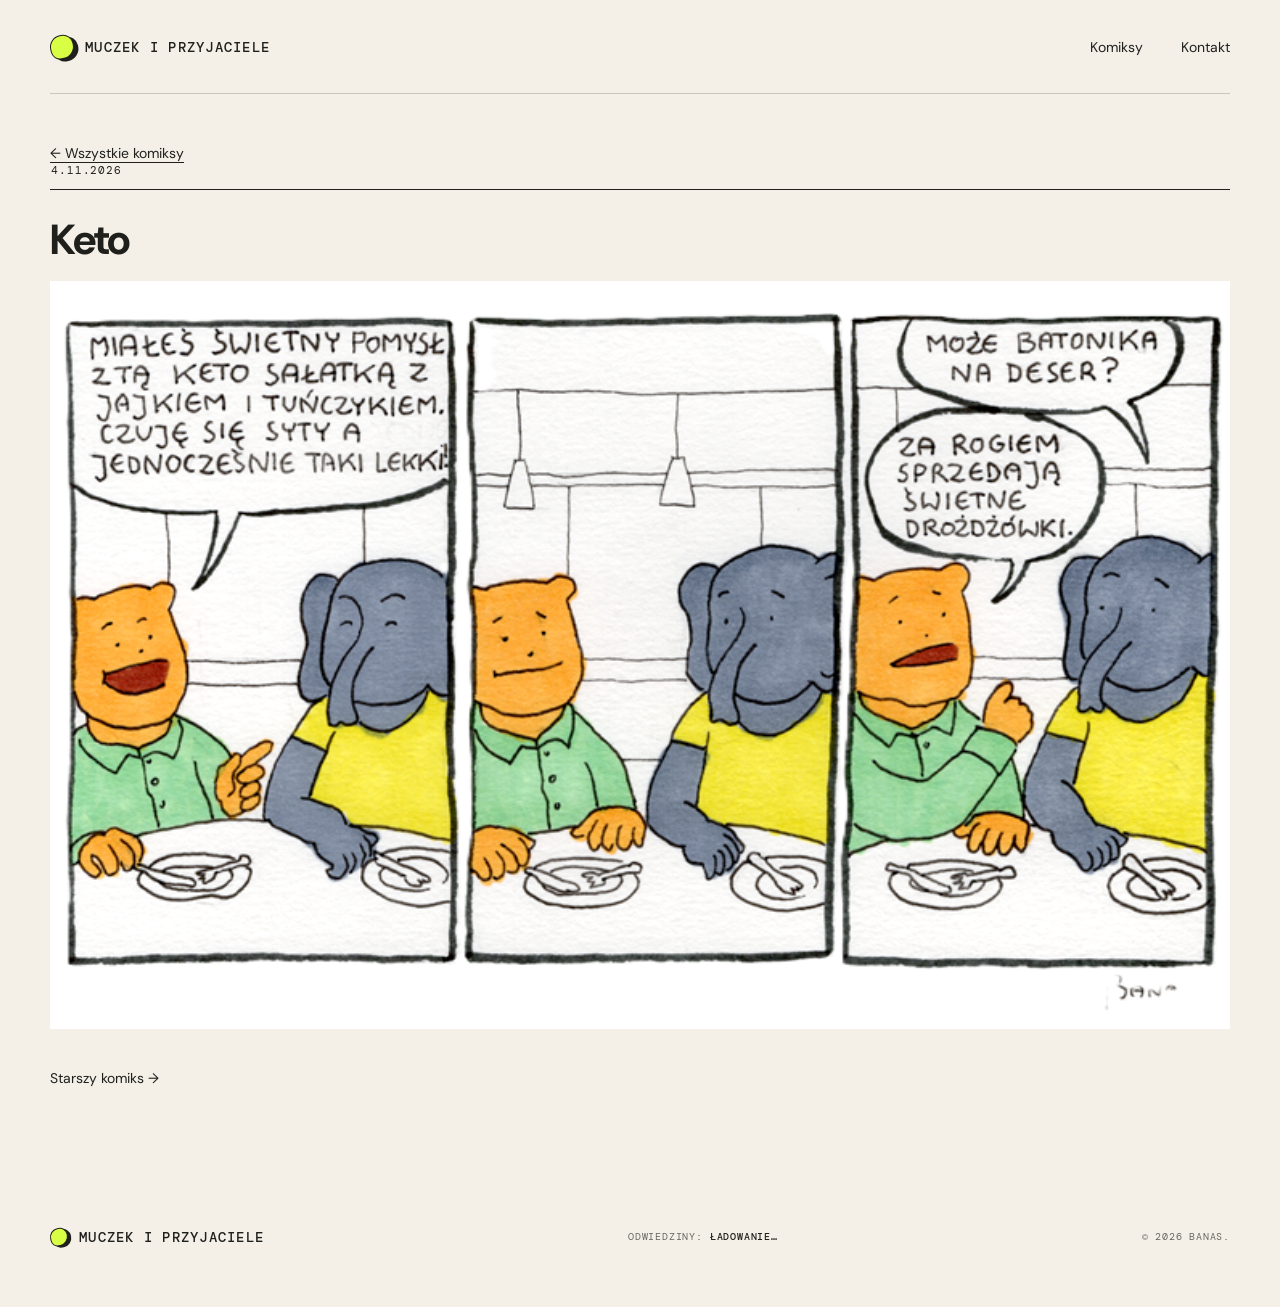
<file: komiksy/keto/index.html>
<!doctype html>
<html lang="pl">
  <head>
    <meta charset="UTF-8" />
    <meta name="viewport" content="width=device-width, initial-scale=1.0" />
    <meta name="description" content="Trzykadrowy komiks." />
    <title>Keto — Muczek i Przyjaciele</title>
    <link rel="preconnect" href="https://fonts.googleapis.com" />
    <link rel="preconnect" href="https://fonts.gstatic.com" crossorigin />
    <link
      href="https://fonts.googleapis.com/css2?family=DM+Mono:wght@400;500&family=DM+Sans:wght@400;500;600;700&display=swap"
      rel="stylesheet"
    />
    <link rel="stylesheet" href="/style.css" />
    <script
      data-goatcounter="https://muczek.goatcounter.com/count"
      async
      src="https://gc.zgo.at/count.js"
    ></script>
    <link rel="canonical" href="https://muczek.pl/komiksy/keto/" />
    <meta property="og:type" content="article" />
    <meta property="og:locale" content="pl_PL" />
    <meta property="og:site_name" content="Muczek i Przyjaciele" />
    <meta property="og:title" content="Keto — Muczek i Przyjaciele" />
    <meta property="og:description" content="Trzykadrowy komiks." />
    <meta property="og:url" content="https://muczek.pl/komiksy/keto/" />
    <meta property="og:image" content="https://muczek.pl/assets/2026_10_keto.png" />
    <meta property="og:image:alt" content="Trzykadrowy komiks." />
    <meta name="twitter:card" content="summary_large_image" />
    <meta name="twitter:title" content="Keto — Muczek i Przyjaciele" />
    <meta name="twitter:description" content="Trzykadrowy komiks." />
    <meta name="twitter:image" content="https://muczek.pl/assets/2026_10_keto.png" />
    <meta name="twitter:image:alt" content="Trzykadrowy komiks." />
  </head>
  <body>
    <header class="site-header">
      <a class="logo" href="/" aria-label="Muczek i Przyjaciele — strona główna">
        <span class="logo-mark" aria-hidden="true"></span>
        <span>MUCZEK I PRZYJACIELE</span>
      </a>
      <nav aria-label="Główna nawigacja">
        <a href="/#komiksy">Komiksy</a>
        <a href="/#kontakt">Kontakt</a>
      </nav>
    </header>

    <main id="top" class="comic-page">
      <a class="comic-back" href="/#komiksy">← Wszystkie komiksy</a>
      <article class="comic-card compact" id="keto">
            <div class="comic-meta">
              <time datetime="2026-11-04">4.11.2026</time>
            </div>
            <div class="comic-caption">
              <h1>Keto</h1>
            </div>
            <button class="comic-image-button" type="button" aria-label="Powiększ komiks: Keto">
              <img
                src="/assets/2026_10_keto.png"
                alt="Trzykadrowy komiks. "
              />
              <span class="zoom-hint" aria-hidden="true">Powiększ ↗</span>
            </button>
          </article>
      <nav class="comic-navigation" aria-label="Pozostałe komiksy"><a href="/komiksy/zyczenia/">Starszy komiks →</a></nav>
    </main>

    <footer>
      <a class="logo footer-logo" href="/"><span class="logo-mark" aria-hidden="true"></span>MUCZEK I PRZYJACIELE</a>
      <p class="visit-counter" title="Statystyki GoatCounter mogą być opóźnione do czterech godzin.">
        Odwiedziny: <span id="visit-count" role="status">Ładowanie…</span>
      </p>
      <p>© 2026 Banas.</p>
    </footer>

    <dialog class="lightbox" aria-label="Powiększony komiks">
      <button class="lightbox-close" type="button" aria-label="Zamknij">×</button>
      <img alt="" />
    </dialog>

    <script src="/script.js"></script>
  </body>
</html>
</file>
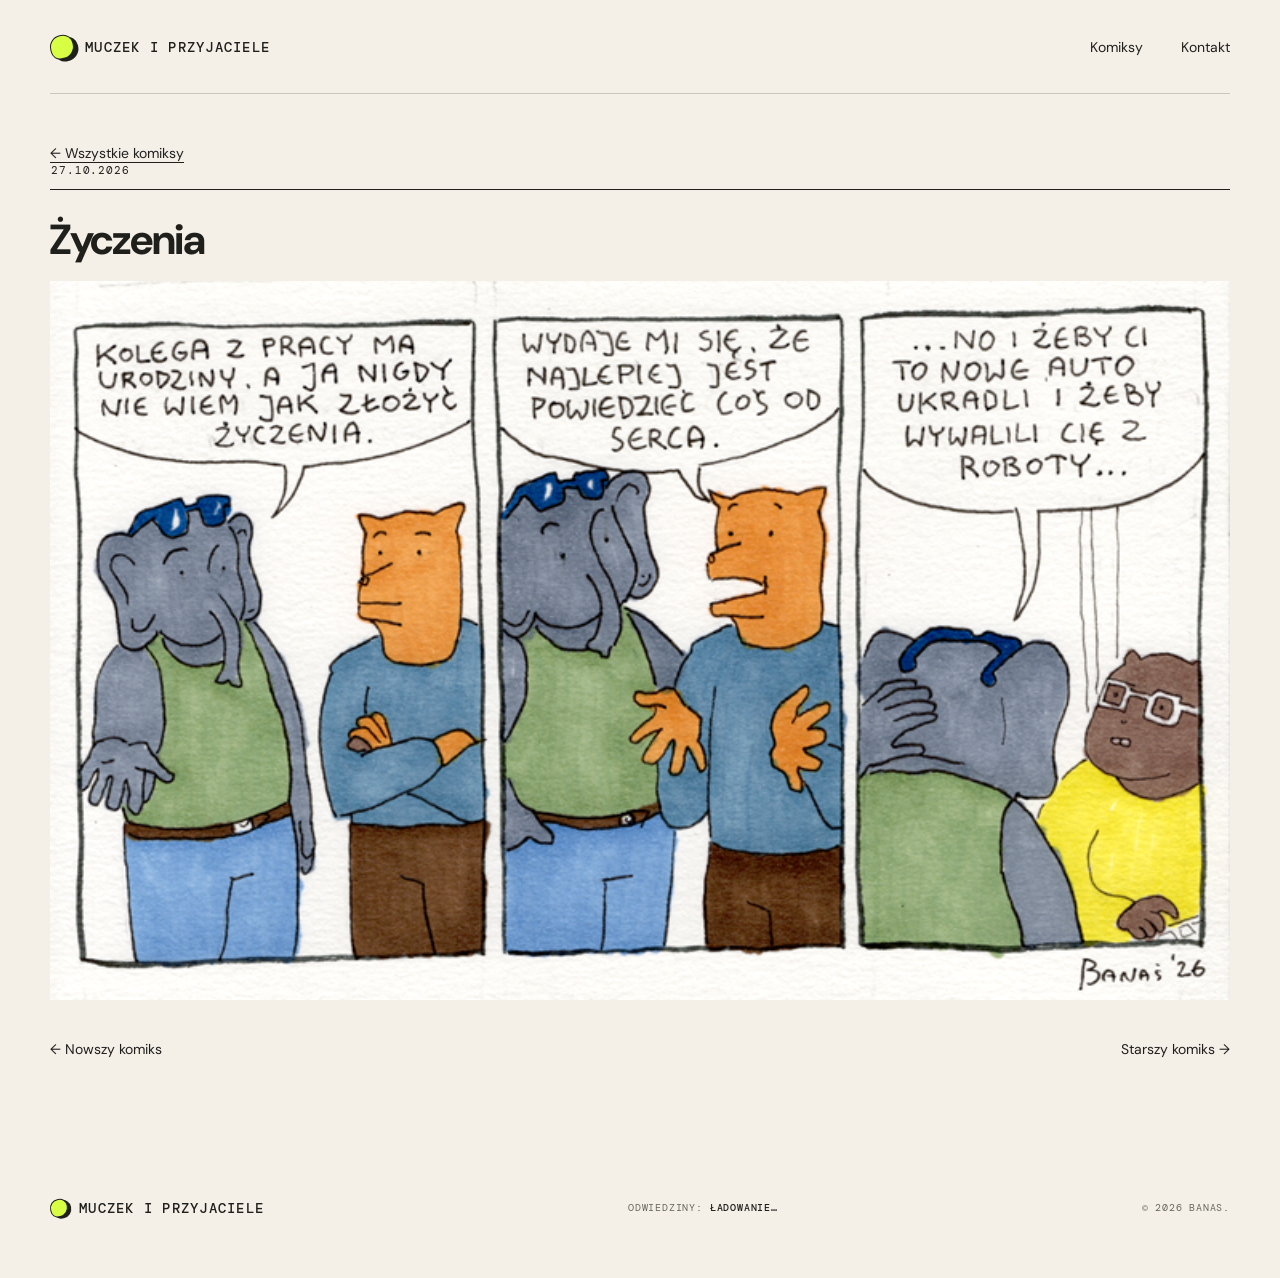
<file: komiksy/zyczenia/index.html>
<!doctype html>
<html lang="pl">
  <head>
    <meta charset="UTF-8" />
    <meta name="viewport" content="width=device-width, initial-scale=1.0" />
    <meta name="description" content="Trzykadrowy komiks. Słoń pyta, jak złożyć koledze z pracy życzenia urodzinowe. Za radą znajomego mówi od serca: życzy koledze kradzieży nowego auta i zwolnienia z pracy." />
    <title>Życzenia — Muczek i Przyjaciele</title>
    <link rel="preconnect" href="https://fonts.googleapis.com" />
    <link rel="preconnect" href="https://fonts.gstatic.com" crossorigin />
    <link
      href="https://fonts.googleapis.com/css2?family=DM+Mono:wght@400;500&family=DM+Sans:wght@400;500;600;700&display=swap"
      rel="stylesheet"
    />
    <link rel="stylesheet" href="/style.css" />
    <script
      data-goatcounter="https://muczek.goatcounter.com/count"
      async
      src="https://gc.zgo.at/count.js"
    ></script>
    <link rel="canonical" href="https://muczek.pl/komiksy/zyczenia/" />
    <meta property="og:type" content="article" />
    <meta property="og:locale" content="pl_PL" />
    <meta property="og:site_name" content="Muczek i Przyjaciele" />
    <meta property="og:title" content="Życzenia — Muczek i Przyjaciele" />
    <meta property="og:description" content="Trzykadrowy komiks. Słoń pyta, jak złożyć koledze z pracy życzenia urodzinowe. Za radą znajomego mówi od serca: życzy koledze kradzieży nowego auta i zwolnienia z pracy." />
    <meta property="og:url" content="https://muczek.pl/komiksy/zyczenia/" />
    <meta property="og:image" content="https://muczek.pl/assets/2026_10_zyczenia.png" />
    <meta property="og:image:alt" content="Trzykadrowy komiks. Słoń pyta, jak złożyć koledze z pracy życzenia urodzinowe. Za radą znajomego mówi od serca: życzy koledze kradzieży nowego auta i zwolnienia z pracy." />
    <meta name="twitter:card" content="summary_large_image" />
    <meta name="twitter:title" content="Życzenia — Muczek i Przyjaciele" />
    <meta name="twitter:description" content="Trzykadrowy komiks. Słoń pyta, jak złożyć koledze z pracy życzenia urodzinowe. Za radą znajomego mówi od serca: życzy koledze kradzieży nowego auta i zwolnienia z pracy." />
    <meta name="twitter:image" content="https://muczek.pl/assets/2026_10_zyczenia.png" />
    <meta name="twitter:image:alt" content="Trzykadrowy komiks. Słoń pyta, jak złożyć koledze z pracy życzenia urodzinowe. Za radą znajomego mówi od serca: życzy koledze kradzieży nowego auta i zwolnienia z pracy." />
  </head>
  <body>
    <header class="site-header">
      <a class="logo" href="/" aria-label="Muczek i Przyjaciele — strona główna">
        <span class="logo-mark" aria-hidden="true"></span>
        <span>MUCZEK I PRZYJACIELE</span>
      </a>
      <nav aria-label="Główna nawigacja">
        <a href="/#komiksy">Komiksy</a>
        <a href="/#kontakt">Kontakt</a>
      </nav>
    </header>

    <main id="top" class="comic-page">
      <a class="comic-back" href="/#komiksy">← Wszystkie komiksy</a>
      <article class="comic-card compact" id="zyczenia">
            <div class="comic-meta">
              <time datetime="2026-10-27">27.10.2026</time>
            </div>
            <div class="comic-caption">
              <h1>Życzenia</h1>
            </div>
            <button class="comic-image-button" type="button" aria-label="Powiększ komiks: Życzenia">
              <img
                src="/assets/2026_10_zyczenia.png"
                alt="Trzykadrowy komiks. Słoń pyta, jak złożyć koledze z pracy życzenia urodzinowe. Za radą znajomego mówi od serca: życzy koledze kradzieży nowego auta i zwolnienia z pracy."
              />
              <span class="zoom-hint" aria-hidden="true">Powiększ ↗</span>
            </button>
          </article>
      <nav class="comic-navigation" aria-label="Pozostałe komiksy"><a href="/komiksy/keto/">← Nowszy komiks</a> <a href="/komiksy/nie-przejmuj-sie/">Starszy komiks →</a></nav>
    </main>

    <footer>
      <a class="logo footer-logo" href="/"><span class="logo-mark" aria-hidden="true"></span>MUCZEK I PRZYJACIELE</a>
      <p class="visit-counter" title="Statystyki GoatCounter mogą być opóźnione do czterech godzin.">
        Odwiedziny: <span id="visit-count" role="status">Ładowanie…</span>
      </p>
      <p>© 2026 Banas.</p>
    </footer>

    <dialog class="lightbox" aria-label="Powiększony komiks">
      <button class="lightbox-close" type="button" aria-label="Zamknij">×</button>
      <img alt="" />
    </dialog>

    <script src="/script.js"></script>
  </body>
</html>
</file>
<file: style.css>
:root {
  --paper: #f4f0e8;
  --ink: #1f1f1c;
  --muted: #67675f;
  --line: #cbc6bc;
  --acid: #d8ff43;
  --white: #fffefb;
}

* { box-sizing: border-box; }

.visually-hidden {
  position: absolute;
  width: 1px;
  height: 1px;
  padding: 0;
  margin: -1px;
  overflow: hidden;
  clip: rect(0, 0, 0, 0);
  white-space: nowrap;
  border: 0;
}

html { scroll-behavior: smooth; }

body {
  margin: 0;
  color: var(--ink);
  background: var(--paper);
  font-family: "DM Sans", sans-serif;
  -webkit-font-smoothing: antialiased;
}

a { color: inherit; }

.site-header {
  width: min(1180px, calc(100% - 48px));
  height: 94px;
  margin: auto;
  display: flex;
  align-items: center;
  justify-content: space-between;
  border-bottom: 1px solid var(--line);
}

.logo {
  display: inline-flex;
  gap: 11px;
  align-items: center;
  text-decoration: none;
  font: 500 14px/1 "DM Mono", monospace;
  letter-spacing: .09em;
}

.logo-mark {
  width: 24px;
  height: 24px;
  display: block;
  background: var(--acid);
  border: 1.5px solid var(--ink);
  border-radius: 50% 44% 52% 39%;
  transform: rotate(-12deg);
  box-shadow: 4px 3px 0 var(--ink);
}

nav { display: flex; gap: 38px; }
nav a {
  position: relative;
  font-size: 14px;
  text-decoration: none;
}
nav a::after {
  content: "";
  position: absolute;
  left: 0; right: 100%; bottom: -6px;
  border-bottom: 1px solid;
  transition: right .2s ease;
}
nav a:hover::after { right: 0; }

main, footer { width: min(1180px, calc(100% - 48px)); margin: auto; }

.hero {
  min-height: 360px;
  display: flex;
  align-items: center;
  border-bottom: 1px solid var(--line);
}

.eyebrow {
  margin: 0 0 24px;
  font: 500 11px/1 "DM Mono", monospace;
  letter-spacing: .14em;
  text-transform: uppercase;
}

h1, h2, h3, p { margin-top: 0; }

.intro { color: var(--muted); font-size: 16px; line-height: 1.65; margin-bottom: 33px; }

.primary-button {
  width: fit-content;
  display: flex;
  align-items: center;
  gap: 42px;
  padding: 15px 18px;
  color: var(--white);
  background: var(--ink);
  text-decoration: none;
  font-size: 13px;
  transition: transform .2s, box-shadow .2s;
}
.primary-button:hover { transform: translate(-2px, -2px); box-shadow: 4px 4px 0 var(--acid); }
.primary-button span { font-size: 18px; }

.comics-section { padding: 96px 0 110px; }
.section-heading { display: flex; justify-content: space-between; align-items: end; margin-bottom: 58px; }
.section-heading .eyebrow { margin-bottom: 15px; }
h2 { font-size: clamp(38px, 4.2vw, 58px); letter-spacing: -.045em; line-height: 1; }
.issue-count { font: 12px "DM Mono", monospace; color: var(--muted); }

.comic-list { display: grid; gap: 90px; }
.comic-card { width: 74%; }
.comic-card.featured { width: 100%; }
.comic-caption a { text-decoration: none; }
.comic-caption a:hover { text-decoration: underline; text-underline-offset: 4px; }
.comic-page { padding: 48px 0 80px; }
.comic-page .comic-card { width: 100%; }
.comic-page h1 { margin-bottom: 0; font-size: clamp(28px, 4vw, 42px); letter-spacing: -.03em; }
.comic-back, .comic-navigation a { font-size: 14px; text-underline-offset: 4px; }
.comic-navigation { display: flex; flex-wrap: wrap; justify-content: space-between; gap: 24px; margin-top: 40px; }
.comic-card[id] { scroll-margin-top: 24px; }
.comic-actions { display: flex; align-items: start; gap: 12px 24px; flex-wrap: wrap; padding-top: 14px; }
.comic-share summary, .share-options a, .share-options button {
  min-height: 44px;
  display: inline-flex;
  align-items: center;
  gap: 8px;
  padding: 8px 10px;
  border: 0;
  background: transparent;
  color: var(--ink);
  font: inherit;
  font-size: 13px;
  text-decoration: none;
  cursor: pointer;
}
.comic-share summary { list-style: none; }
.comic-share summary::-webkit-details-marker { display: none; }
.comic-share[open] summary { text-decoration: underline; text-underline-offset: 4px; }
.share-options { display: flex; flex-wrap: wrap; gap: 4px; max-width: 100%; }
.comic-share { min-width: 0; flex: 1; }
.share-options a:hover, .share-options button:hover { background: var(--white); }
.comic-actions :focus-visible { outline: 2px solid var(--ink); outline-offset: 3px; }
.share-link { width: 100%; min-width: 0; padding: 10px; }
.comic-meta {
  display: flex;
  justify-content: space-between;
  padding: 0 1px 12px;
  border-bottom: 1px solid var(--ink);
  font: 11px "DM Mono", monospace;
  letter-spacing: .08em;
  text-transform: uppercase;
}
.comic-number { font-weight: 500; }
.comic-image-button {
  display: block;
  position: relative;
  width: 100%;
  padding: 0;
  border: 0;
  background: var(--white);
  cursor: zoom-in;
}
.comic-image-button img { display: block; width: 100%; height: auto; filter: contrast(1.02); }
.zoom-hint {
  position: absolute;
  right: 28px;
  bottom: 28px;
  padding: 9px 12px;
  color: white;
  background: var(--ink);
  font: 10px "DM Mono", monospace;
  opacity: 0;
  transform: translateY(5px);
  transition: .2s;
}
.comic-image-button:hover .zoom-hint { opacity: 1; transform: none; }
.comic-caption { margin: 22px 0 14px; }
.comic-caption h3 { margin-bottom: 0; font-size: 25px; letter-spacing: -.03em; }
.comic-caption p { margin: 3px 0 0; color: var(--muted); font-size: 14px; line-height: 1.5; }

.about {
  display: grid;
  grid-template-columns: 1fr 1.7fr .8fr;
  gap: 40px;
  align-items: start;
  padding: 78px 0;
  border-top: 1px solid var(--line);
  border-bottom: 1px solid var(--line);
}
.about-label { font: 11px "DM Mono", monospace; letter-spacing: .12em; text-transform: uppercase; }
.about-label span { color: #8ba800; margin-right: 7px; }
.about h2 { margin-bottom: 18px; font-size: 40px; }
.about p { max-width: 480px; color: var(--muted); line-height: 1.65; }
.about > a { justify-self: end; text-underline-offset: 5px; font-size: 14px; }
.about > a span { margin-left: 12px; }

footer { height: 140px; display: flex; align-items: center; justify-content: space-between; }
footer p { margin: 0; color: var(--muted); font: 10px "DM Mono", monospace; text-transform: uppercase; letter-spacing: .08em; }
.visit-counter { white-space: nowrap; }
.visit-counter span { color: var(--ink); font-weight: 500; }
.footer-logo .logo-mark { width: 18px; height: 18px; box-shadow: 3px 2px 0 var(--ink); }

.lightbox {
  width: min(95vw, 1400px);
  max-height: 94vh;
  padding: 48px 24px 24px;
  border: 0;
  background: var(--paper);
  box-shadow: 0 20px 80px #0006;
}
.lightbox::backdrop { background: #151512d9; backdrop-filter: blur(4px); }
.lightbox img { display: block; max-width: 100%; max-height: calc(94vh - 72px); margin: auto; }
.lightbox-close { position: absolute; top: 8px; right: 14px; border: 0; background: none; font-size: 30px; cursor: pointer; }

@media (max-width: 760px) {
  .site-header, main, footer { width: min(100% - 28px, 1180px); }
  .site-header { height: 74px; }
  nav { gap: 18px; }
  .site-header nav a:last-child { display: none; }
  .hero { min-height: 330px; padding: 60px 0; }
  .desktop-only { display: none; }
  .comics-section { padding: 70px 0 80px; }
  .section-heading { margin-bottom: 40px; }
  .comic-list { gap: 64px; }
  .comic-card, .comic-card.featured { width: 100%; }
  .about { grid-template-columns: 1fr; gap: 30px; padding: 60px 0; }
  .about > a { justify-self: start; }
  footer { min-height: 150px; height: auto; display: grid; gap: 12px; align-content: center; }
}

@media (prefers-reduced-motion: reduce) {
  html { scroll-behavior: auto; }
  *, *::before, *::after { transition: none !important; }
}
</file>
